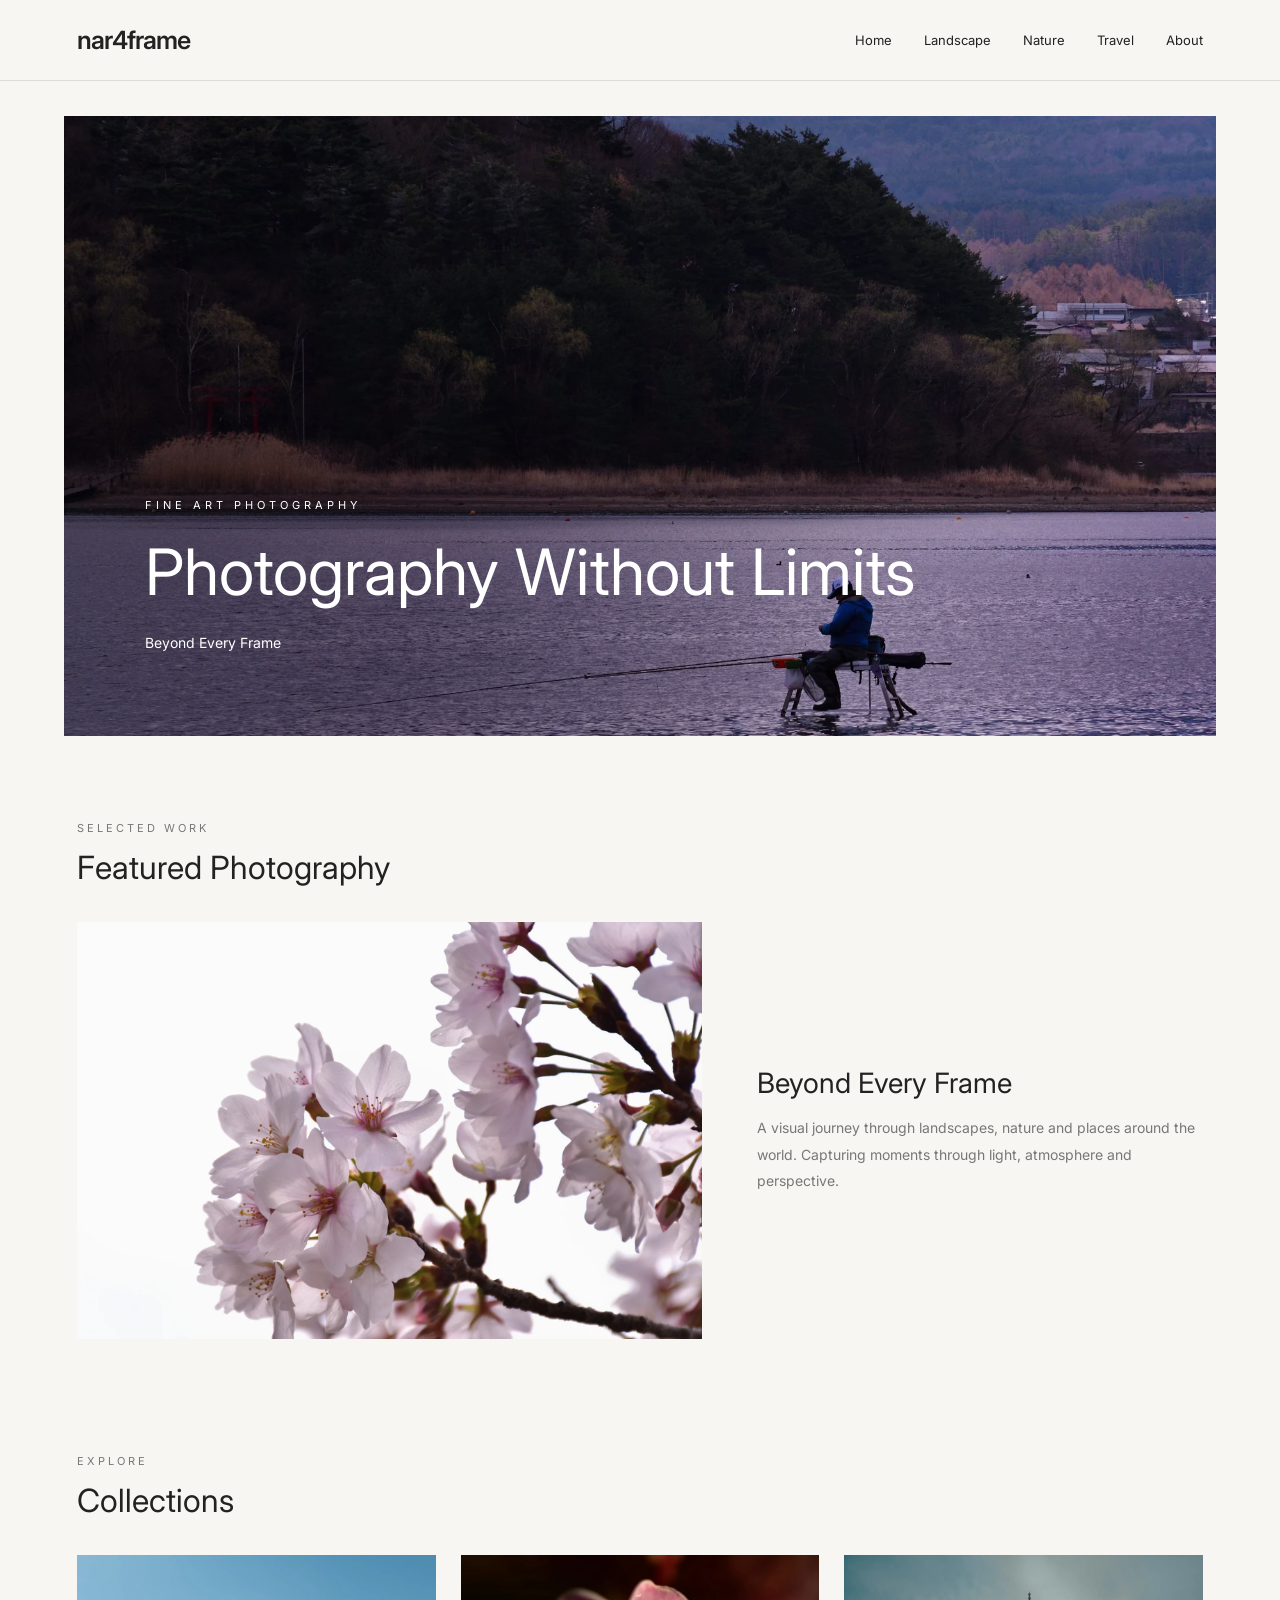
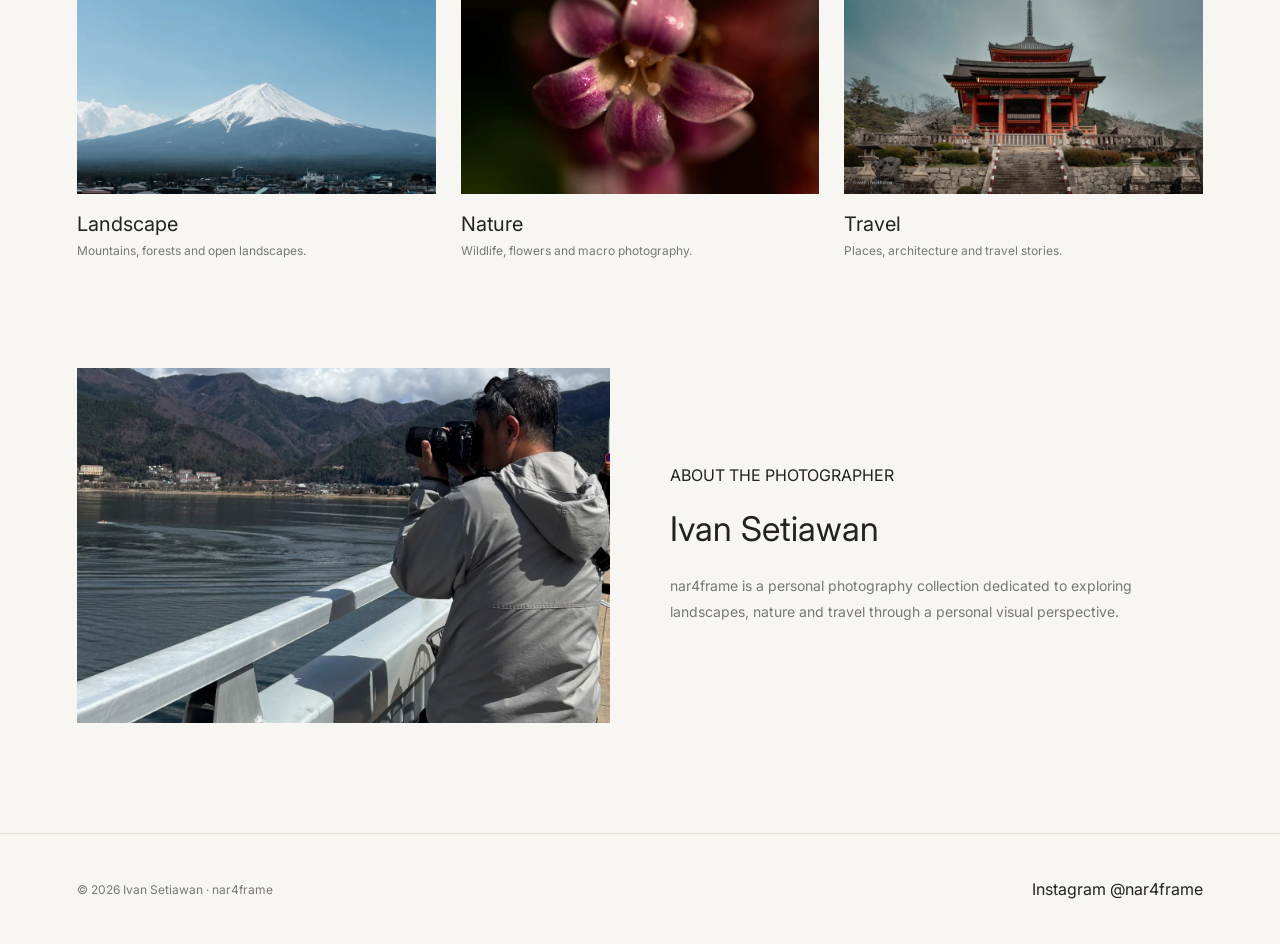
<file: index.html>
<!DOCTYPE html>
<html lang="en">

<head>
<meta charset="UTF-8">
<meta name="viewport" content="width=device-width, initial-scale=1.0">

<title>nar4frame | Fine Art Photography</title>

<meta name="description" content="Fine Art Landscape, Nature and Travel Photography by Ivan Setiawan.">

<meta name="author" content="Ivan Setiawan">
<meta name="theme-color" content="#f7f6f2">

<link rel="canonical" href="https://nar4frame.com/">

<link rel="preconnect" href="https://fonts.googleapis.com">
<link rel="preconnect" href="https://fonts.gstatic.com" crossorigin>

<link href="https://fonts.googleapis.com/css2?family=Inter:wght@300;400;500;600&display=swap" rel="stylesheet">

<style>

:root {
    --background: #f7f6f2;
    --text: #222222;
    --muted: #777777;
    --line: #deddd7;
}

* {
    margin: 0;
    padding: 0;
    box-sizing: border-box;
}

body {
    font-family: 'Inter', sans-serif;
    background: var(--background);
    color: var(--text);
}

a {
    color: inherit;
    text-decoration: none;
}

img {
    display: block;
    width: 100%;
    object-fit: cover;
}

/* HEADER */

header {
    padding: 25px 6%;
    display: flex;
    justify-content: space-between;
    align-items: center;
    border-bottom: 1px solid var(--line);
}

.logo {
    font-size: 25px;
    font-weight: 600;
    letter-spacing: -1px;
}

nav {
    display: flex;
    gap: 32px;
}

nav a {
    font-size: 13px;
    color: var(--text);
}

nav a:hover {
    opacity: .55;
}

/* HERO */

.hero {
    margin: 35px 5% 80px;
    position: relative;
    height: 620px;
    overflow: hidden;
}

.hero img {
    height: 100%;
    object-fit: cover;
}

.hero-overlay {
    position: absolute;
    inset: 0;
    background: linear-gradient(
        90deg,
        rgba(0,0,0,.45),
        rgba(0,0,0,.02)
    );
}

.hero-content {
    position: absolute;
    left: 7%;
    bottom: 13%;
    color: white;
}

.hero-content span {
    font-size: 11px;
    letter-spacing: 4px;
}

.hero-content h1 {
    font-size: clamp(38px, 5vw, 65px);
    font-weight: 400;
    margin: 20px 0;
}

.hero-content p {
    font-size: 14px;
    line-height: 1.8;
}

/* SECTION */

section {
    padding: 0 6%;
    margin-bottom: 110px;
}

.section-heading {
    margin-bottom: 35px;
}

.section-heading span {
    font-size: 11px;
    letter-spacing: 3px;
    color: var(--muted);
    text-transform: uppercase;
}

.section-heading h2 {
    font-size: 32px;
    font-weight: 400;
    margin-top: 12px;
}

/* FEATURED */

.featured {
    display: grid;
    grid-template-columns: 1.4fr 1fr;
    gap: 55px;
    align-items: center;
}

.featured img {
    aspect-ratio: 3 / 2;
}

.featured-info h3 {
    font-size: 28px;
    font-weight: 400;
    margin-bottom: 15px;
}

.featured-info p {
    color: var(--muted);
    font-size: 14px;
    line-height: 1.9;
}

/* COLLECTIONS */

.collections {
    display: grid;
    grid-template-columns: repeat(3, 1fr);
    gap: 25px;
}

.collection img {
    aspect-ratio: 3 / 2;
    transition: .4s ease;
}

.collection {
    overflow: hidden;
}

.collection:hover img {
    transform: scale(1.03);
}

.collection h3 {
    font-size: 20px;
    font-weight: 400;
    margin-top: 18px;
}

.collection p {
    font-size: 12px;
    color: var(--muted);
    margin-top: 7px;
}

/* ABOUT */

.about {
    display: grid;
    grid-template-columns: 1fr 1fr;
    gap: 60px;
    align-items: center;
}

.about img {
    aspect-ratio: 3 / 2;
}

.about h2 {
    font-size: 34px;
    font-weight: 400;
    line-height: 1.4;
    margin: 20px 0;
}

.about p {
    font-size: 14px;
    line-height: 1.9;
    color: var(--muted);
}

/* FOOTER */

footer {
    border-top: 1px solid var(--line);
    padding: 45px 6%;
    display: flex;
    justify-content: space-between;
    align-items: center;
}

footer p {
    font-size: 12px;
    color: var(--muted);
}

/* MOBILE */

@media (max-width: 768px) {

    header {
        padding: 20px 5%;
        flex-wrap: wrap;
        gap: 18px;
    }

    nav {
        gap: 18px;
    }

    nav a {
        font-size: 12px;
    }

    .hero {
        height: 450px;
        margin: 20px 3% 65px;
    }

    .featured,
    .about {
        grid-template-columns: 1fr;
        gap: 25px;
    }

    .collections {
        grid-template-columns: 1fr;
        gap: 35px;
    }

    section {
        margin-bottom: 75px;
    }

    footer {
        flex-direction: column;
        gap: 15px;
        text-align: center;
    }
}

</style>
</head>

<body>

<!-- HEADER -->

<header>

    <a href="index.html" class="logo">nar4frame</a>

    <nav>
        <a href="index.html">Home</a>
        <a href="landscape.html">Landscape</a>
        <a href="nature.html">Nature</a>
        <a href="travel.html">Travel</a>
        <a href="about.html">About</a>
    </nav>

</header>


<!-- HERO -->

<div class="hero">

    <img src="images/hero.webp"
         alt="Fine Art Landscape Photography">

    <div class="hero-overlay"></div>

    <div class="hero-content">

        <span>FINE ART PHOTOGRAPHY</span>

        <h1>Photography Without Limits</h1>

        <p>Beyond Every Frame</p>

    </div>

</div>


<!-- FEATURED -->

<section>

    <div class="section-heading">
        <span>Selected Work</span>
        <h2>Featured Photography</h2>
    </div>

    <div class="featured">

        <img src="images/featured.webp"
             alt="Featured Photography">

        <div class="featured-info">

            <h3>Beyond Every Frame</h3>

            <p>
                A visual journey through landscapes,
                nature and places around the world.
                Capturing moments through light,
                atmosphere and perspective.
            </p>

        </div>

    </div>

</section>


<!-- COLLECTIONS -->

<section>

    <div class="section-heading">
        <span>Explore</span>
        <h2>Collections</h2>
    </div>

    <div class="collections">

        <a href="landscape.html" class="collection">

            <img src="images/landscape.webp"
                 alt="Landscape Photography"
                 loading="lazy">

            <h3>Landscape</h3>
            <p>Mountains, forests and open landscapes.</p>

        </a>

        <a href="nature.html" class="collection">

            <img src="images/nature.webp"
                 alt="Nature Photography"
                 loading="lazy">

            <h3>Nature</h3>
            <p>Wildlife, flowers and macro photography.</p>

        </a>

        <a href="travel.html" class="collection">

            <img src="images/signature.webp"
                 alt="Travel Photography"
                 loading="lazy">

            <h3>Travel</h3>
            <p>Places, architecture and travel stories.</p>

        </a>

    </div>

</section>


<!-- ABOUT -->

<section id="about">

    <div class="about">

        <img src="images/ivan-setiawan.webp"
             alt="Ivan Setiawan"
             loading="lazy">

        <div>

            <span>ABOUT THE PHOTOGRAPHER</span>

            <h2>Ivan Setiawan</h2>

            <p>
                nar4frame is a personal photography
                collection dedicated to exploring
                landscapes, nature and travel
                through a personal visual perspective.
            </p>

        </div>

    </div>

</section>


<!-- FOOTER -->

<footer>

    <p>© 2026 Ivan Setiawan · nar4frame</p>

    <a href="https://www.instagram.com/nar4frame/"
       target="_blank"
       rel="noopener">
       Instagram @nar4frame
    </a>

</footer>

</body>
</html>
</file>
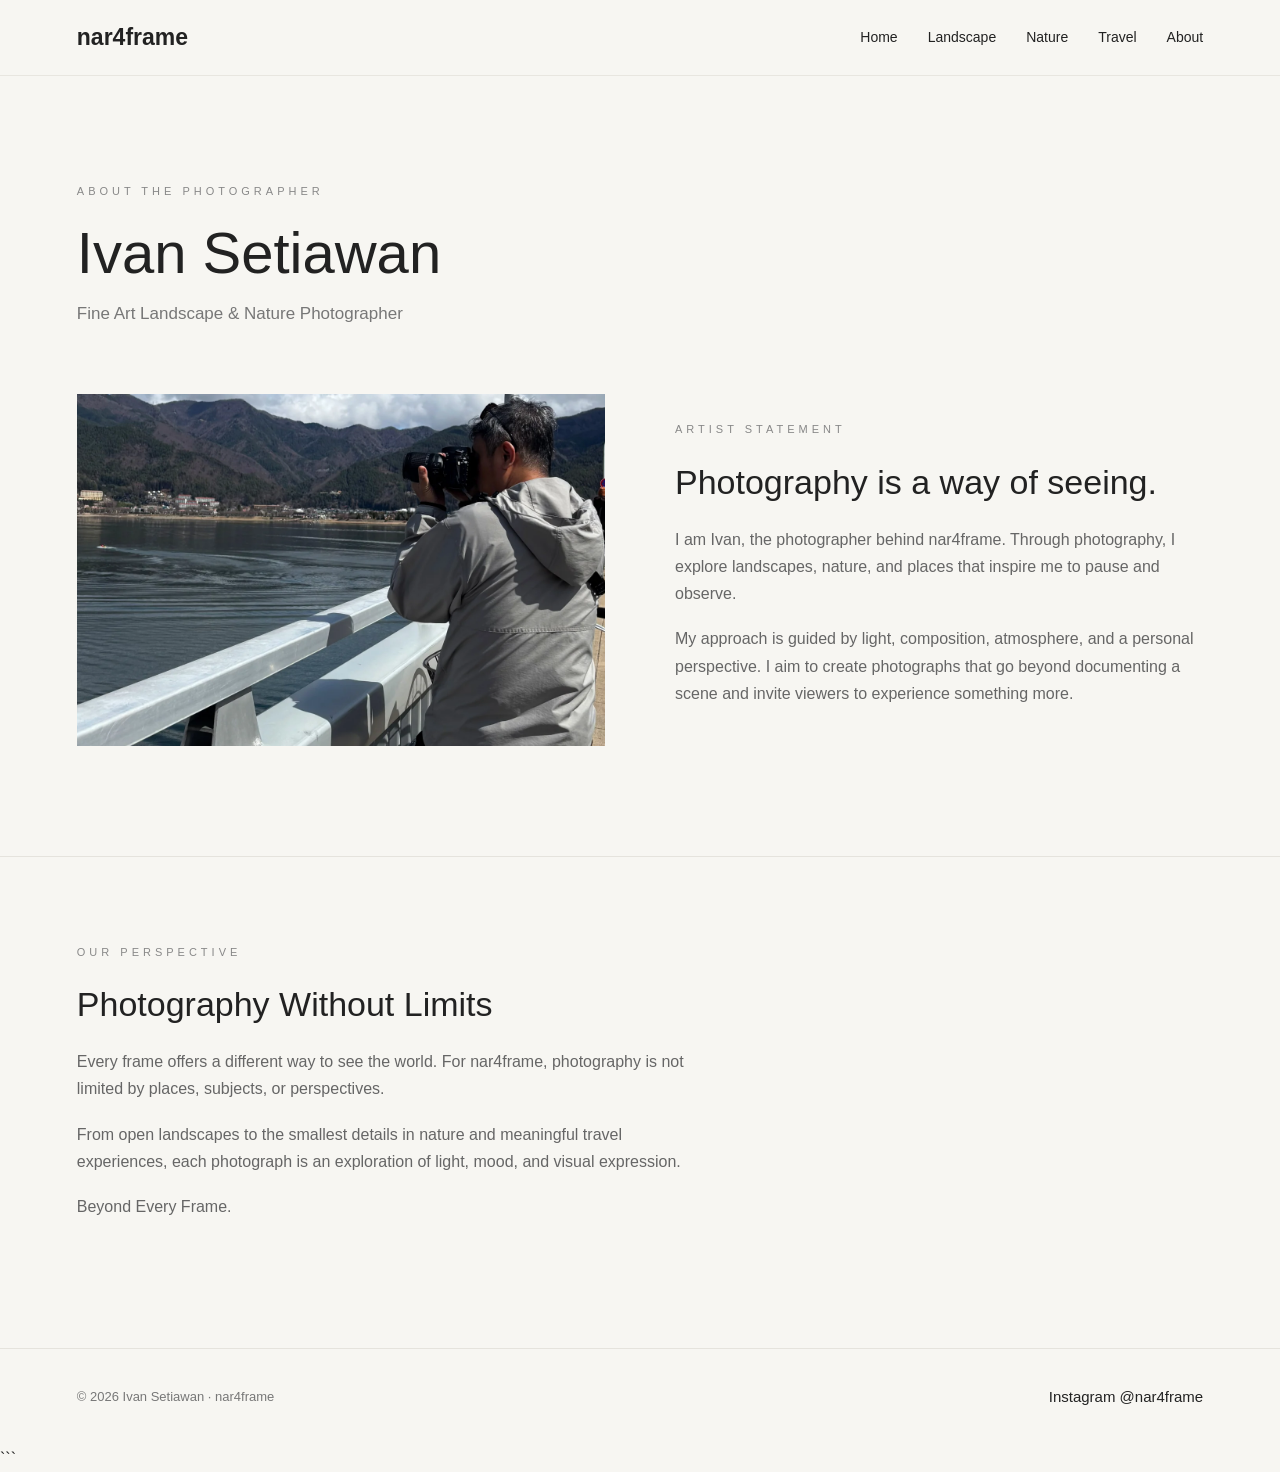
<file: about.html>
<!DOCTYPE html>
<html lang="en">
<head>
    <meta charset="UTF-8">
    <meta name="viewport" content="width=device-width, initial-scale=1.0">

    <title>About | nar4frame</title>
    <meta name="description" content="Meet Ivan Setiawan, the photographer behind nar4frame. Discover his approach to landscape, nature and travel photography.">
    <meta name="author" content="Ivan Setiawan">
    <meta name="theme-color" content="#f7f6f2">

    <link rel="canonical" href="https://nar4frame.com/about.html">
    <link rel="icon" href="favicon.ico" sizes="any">

    <style>
        * {
            margin: 0;
            padding: 0;
            box-sizing: border-box;
        }

        body {
            font-family: Arial, Helvetica, sans-serif;
            background: #f7f6f2;
            color: #222;
            line-height: 1.7;
        }

        a {
            color: inherit;
            text-decoration: none;
        }

        header {
            height: 76px;
            padding: 0 6%;
            display: flex;
            align-items: center;
            justify-content: space-between;
            border-bottom: 1px solid #e8e6e0;
        }

        .logo {
            font-size: 23px;
            font-weight: 700;
        }

        nav {
            display: flex;
            gap: 30px;
            font-size: 14px;
        }

        nav a:hover {
            opacity: .6;
        }

        .container {
            width: 88%;
            max-width: 1400px;
            margin: auto;
        }

        .page-heading {
            padding: 100px 0 65px;
        }

        .eyebrow {
            font-size: 11px;
            letter-spacing: 4px;
            color: #888;
            text-transform: uppercase;
        }

        h1 {
            font-size: clamp(38px, 5vw, 58px);
            font-weight: 400;
            line-height: 1.2;
            margin-top: 15px;
        }

        .subtitle {
            color: #777;
            margin-top: 12px;
            font-size: 17px;
        }

        .artist {
            display: grid;
            grid-template-columns: 1fr 1fr;
            gap: 70px;
            align-items: center;
            padding-bottom: 110px;
        }

        .artist img {
            width: 100%;
            display: block;
            aspect-ratio: 3 / 2;
            object-fit: cover;
        }

        .artist-content h2,
        .philosophy h2 {
            font-size: 34px;
            font-weight: 400;
            line-height: 1.3;
            margin: 18px 0 22px;
        }

        .artist-content p,
        .philosophy p {
            color: #666;
            font-size: 16px;
            margin-bottom: 18px;
            max-width: 620px;
        }

        .philosophy {
            border-top: 1px solid #e5e3dd;
            padding: 80px 0 110px;
        }

        .philosophy-content {
            max-width: 850px;
        }

        footer {
            border-top: 1px solid #e5e3dd;
            padding: 35px 6%;
            display: flex;
            justify-content: space-between;
            align-items: center;
            color: #777;
            font-size: 13px;
        }

        footer a {
            color: #222;
            font-size: 15px;
        }

        @media (max-width: 700px) {
            header {
                height: auto;
                padding: 22px 6%;
                align-items: flex-start;
                gap: 20px;
                flex-direction: column;
            }

            nav {
                width: 100%;
                gap: 18px;
                flex-wrap: wrap;
                font-size: 13px;
            }

            .page-heading {
                padding: 65px 0 45px;
            }

            .artist {
                grid-template-columns: 1fr;
                gap: 35px;
                padding-bottom: 75px;
            }

            .artist-content h2,
            .philosophy h2 {
                font-size: 29px;
            }

            .philosophy {
                padding: 65px 0 75px;
            }

            footer {
                gap: 15px;
                flex-direction: column;
                align-items: flex-start;
            }
        }
    </style>
</head>

<body>

<header>
    <a href="index.html" class="logo">nar4frame</a>

    <nav>
        <a href="index.html">Home</a>
        <a href="landscape.html">Landscape</a>
        <a href="nature.html">Nature</a>
        <a href="travel.html">Travel</a>
        <a href="about.html">About</a>
    </nav>
</header>

<main>

    <section class="page-heading container">
        <span class="eyebrow">About the Photographer</span>
        <h1>Ivan Setiawan</h1>
        <p class="subtitle">Fine Art Landscape &amp; Nature Photographer</p>
    </section>

    <section class="artist container">

        <div>
            <img
                src="images/ivan-setiawan.webp"
                alt="Ivan Setiawan, photographer behind nar4frame"
                loading="lazy">
        </div>

        <div class="artist-content">
            <span class="eyebrow">Artist Statement</span>

            <h2>Photography is a way of seeing.</h2>

            <p>
                I am Ivan, the photographer behind nar4frame.
                Through photography, I explore landscapes, nature,
                and places that inspire me to pause and observe.
            </p>

            <p>
                My approach is guided by light, composition,
                atmosphere, and a personal perspective.
                I aim to create photographs that go beyond
                documenting a scene and invite viewers to
                experience something more.
            </p>
        </div>

    </section>

    <section class="philosophy">
        <div class="container">

            <span class="eyebrow">Our Perspective</span>
            <h2>Photography Without Limits</h2>

            <div class="philosophy-content">
                <p>
                    Every frame offers a different way to see the world.
                    For nar4frame, photography is not limited by places,
                    subjects, or perspectives.
                </p>

                <p>
                    From open landscapes to the smallest details in nature
                    and meaningful travel experiences, each photograph
                    is an exploration of light, mood, and visual expression.
                </p>

                <p>
                    Beyond Every Frame.
                </p>
            </div>

        </div>
    </section>

</main>

<footer>
    <span>© 2026 Ivan Setiawan · nar4frame</span>
    <a href="https://www.instagram.com/nar4frame/" target="_blank" rel="noopener">
        Instagram @nar4frame
    </a>
</footer>

</body>
</html>
```
</file>
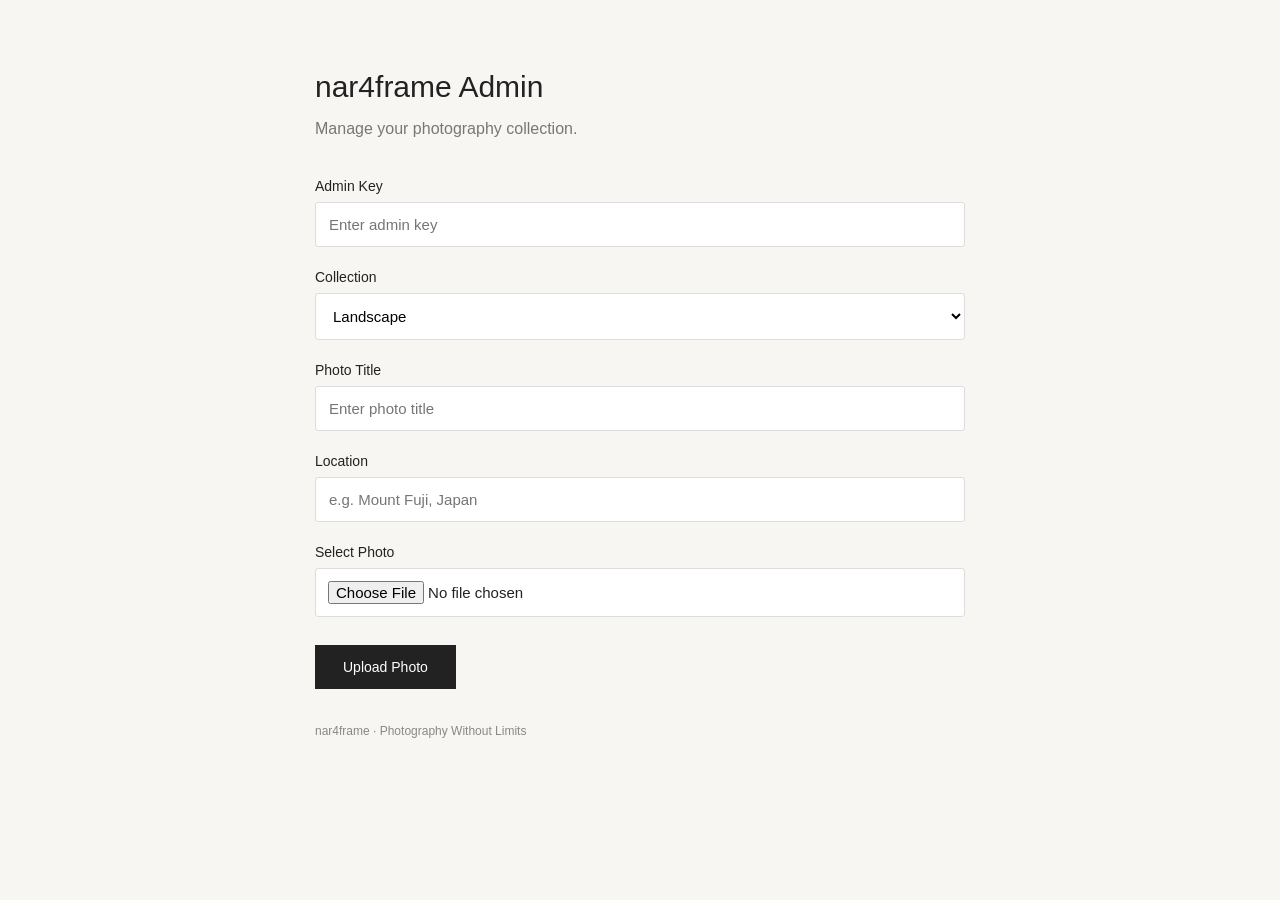
<file: admin.html>
<!DOCTYPE html>
<html lang="en">
<head>
<meta charset="UTF-8">
<meta name="viewport" content="width=device-width, initial-scale=1.0">
<title>Photo Admin | nar4frame</title>

<style>
* {
  box-sizing: border-box;
}

body {
  margin: 0;
  padding: 50px 20px;
  background: #f7f6f2;
  color: #222;
  font-family: Arial, Helvetica, sans-serif;
}

.container {
  max-width: 650px;
  margin: auto;
}

h1 {
  font-size: 30px;
  font-weight: 500;
  margin-bottom: 8px;
}

.subtitle {
  color: #777;
  margin-bottom: 40px;
}

label {
  display: block;
  margin: 22px 0 8px;
  font-size: 14px;
}

input, select, textarea {
  width: 100%;
  padding: 13px;
  border: 1px solid #ddd;
  background: white;
  font-size: 15px;
  border-radius: 3px;
}

input[type="file"] {
  padding: 12px;
}

button {
  margin-top: 28px;
  padding: 14px 28px;
  border: 0;
  background: #222;
  color: white;
  font-size: 14px;
  cursor: pointer;
}

button:disabled {
  opacity: .5;
  cursor: wait;
}

#status {
  margin-top: 20px;
  font-size: 14px;
  line-height: 1.6;
}

.preview {
  display: none;
  width: 100%;
  margin-top: 15px;
}

.preview img {
  width: 100%;
  max-height: 300px;
  object-fit: contain;
  background: #eee;
}

.note {
  margin-top: 35px;
  color: #888;
  font-size: 12px;
}
</style>
</head>

<body>

<div class="container">

  <h1>nar4frame Admin</h1>
  <p class="subtitle">Manage your photography collection.</p>

  <form id="uploadForm">

    <label>Admin Key</label>
    <input
      type="password"
      id="adminKey"
      required
      autocomplete="off"
      placeholder="Enter admin key"
    >

    <label>Collection</label>
    <select id="category" required>
      <option value="landscape">Landscape</option>
      <option value="nature">Nature</option>
      <option value="travel">Travel</option>
    </select>

    <label>Photo Title</label>
    <input
      type="text"
      id="title"
      required
      placeholder="Enter photo title"
    >

    <label>Location</label>
    <input
      type="text"
      id="location"
      placeholder="e.g. Mount Fuji, Japan"
    >

    <label>Select Photo</label>
    <input
      type="file"
      id="photo"
      accept="image/jpeg,image/png,image/webp"
      required
    >

    <div class="preview" id="preview">
      <img id="previewImage" alt="Photo preview">
    </div>

    <button type="submit" id="submitButton">
      Upload Photo
    </button>

  </form>

  <div id="status"></div>

  <p class="note">
    nar4frame · Photography Without Limits
  </p>

</div>

<script>
const form = document.getElementById("uploadForm");
const photoInput = document.getElementById("photo");
const statusBox = document.getElementById("status");
const submitButton = document.getElementById("submitButton");

photoInput.addEventListener("change", () => {
  const file = photoInput.files[0];

  if (!file) return;

  const previewURL = URL.createObjectURL(file);

  document.getElementById("previewImage").src = previewURL;
  document.getElementById("preview").style.display = "block";
});

form.addEventListener("submit", async (event) => {
  event.preventDefault();

  const file = photoInput.files[0];

  if (!file) return;

  if (file.size > 8 * 1024 * 1024) {
    statusBox.textContent = "Please use an image smaller than 8 MB.";
    return;
  }

  submitButton.disabled = true;
  submitButton.textContent = "Uploading...";
  statusBox.textContent = "Please wait...";

  try {
    const base64 = await new Promise((resolve, reject) => {
      const reader = new FileReader();

      reader.onload = () => {
        resolve(reader.result.split(",")[1]);
      };

      reader.onerror = reject;
      reader.readAsDataURL(file);
    });

    const extension = file.name.split(".").pop().toLowerCase();
    const safeTitle = document.getElementById("title").value
      .trim()
      .toLowerCase()
      .replace(/[^a-z0-9]+/g, "-")
      .replace(/^-|-$/g, "");

    const imageName = `${Date.now()}-${safeTitle}.${extension}`;

    const response = await fetch("/api/photos", {
      method: "POST",
      headers: {
        "Content-Type": "application/json",
        "X-Admin-Key": document.getElementById("adminKey").value
      },
      body: JSON.stringify({
        category: document.getElementById("category").value,
        title: document.getElementById("title").value.trim(),
        location: document.getElementById("location").value.trim(),
        imageName,
        imageBase64: base64
      })
    });

    const result = await response.json();

    if (!response.ok) {
      throw new Error(result.error || "Upload failed.");
    }

    statusBox.textContent = "Photo uploaded successfully!";
    form.reset();
    document.getElementById("preview").style.display = "none";

  } catch (error) {
    statusBox.textContent = "Error: " + error.message;
  }

  submitButton.disabled = false;
  submitButton.textContent = "Upload Photo";
});
</script>

</body>
</html>
</file>
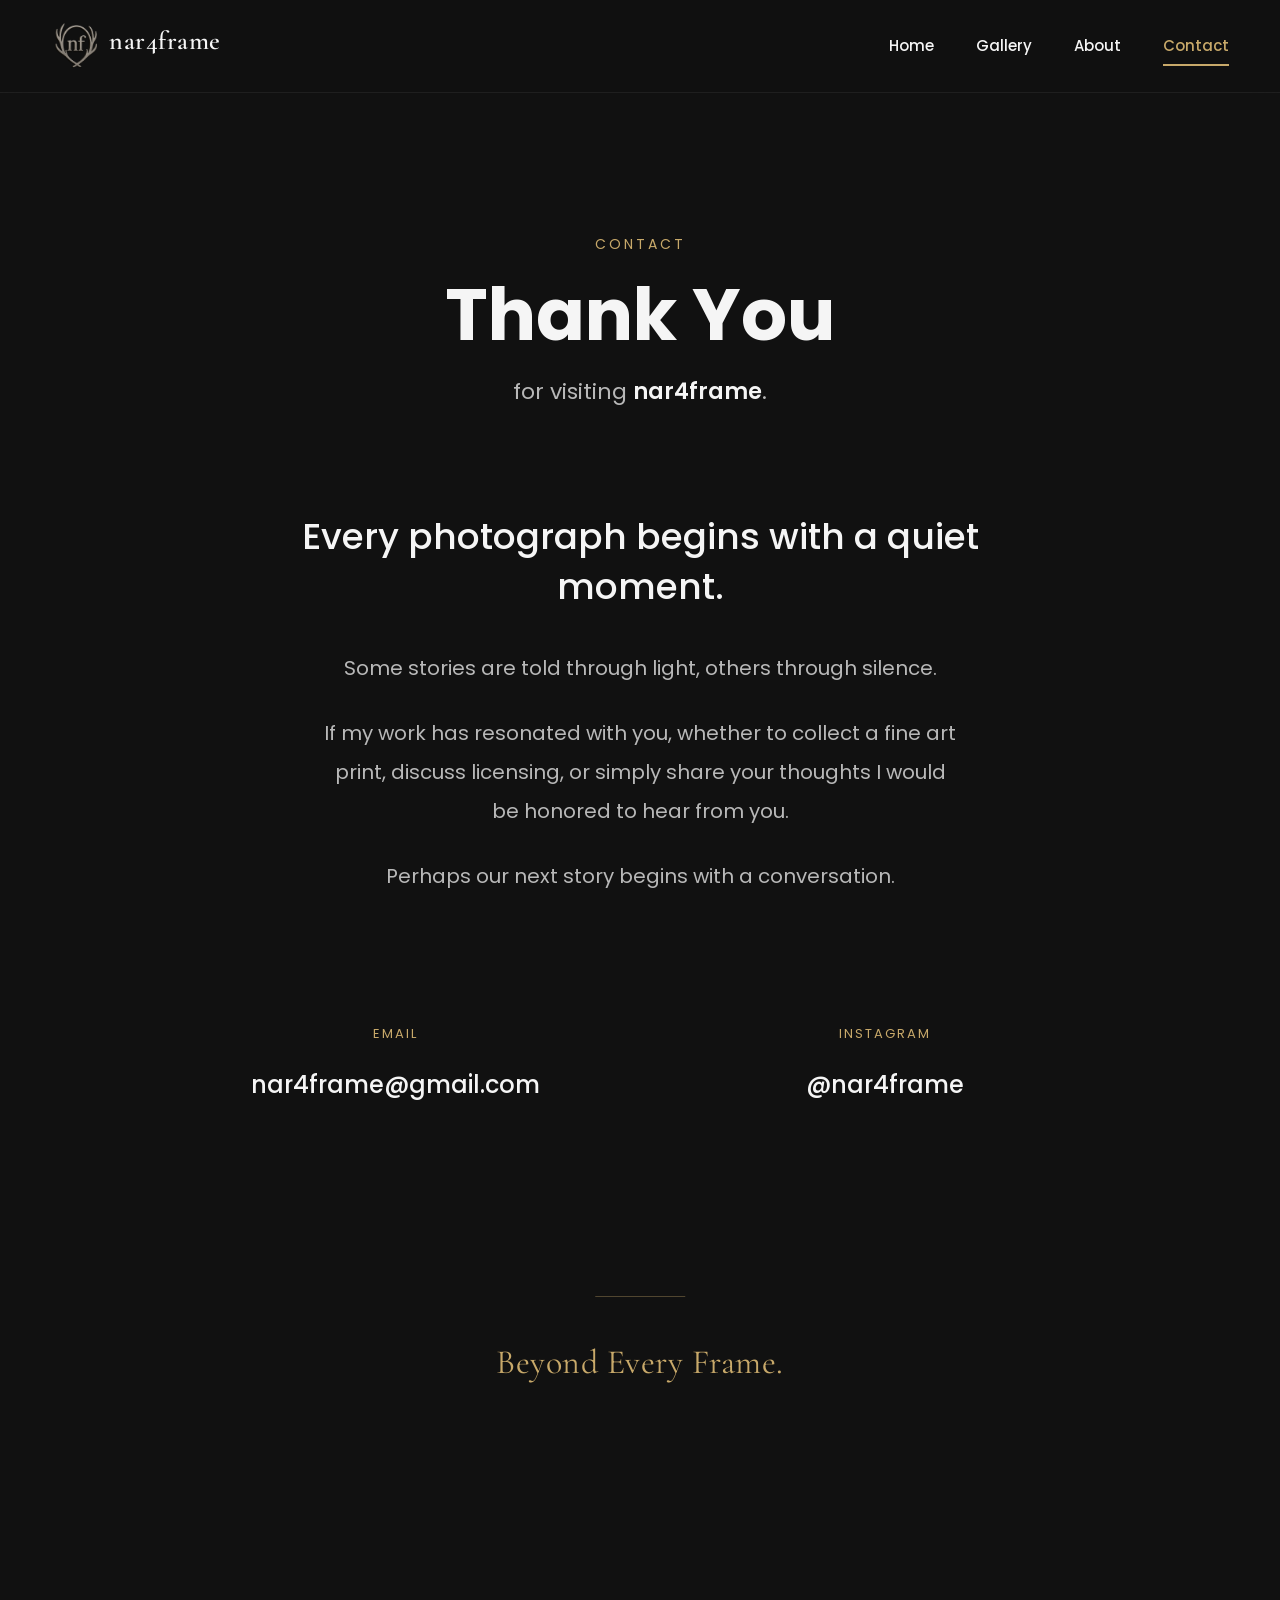
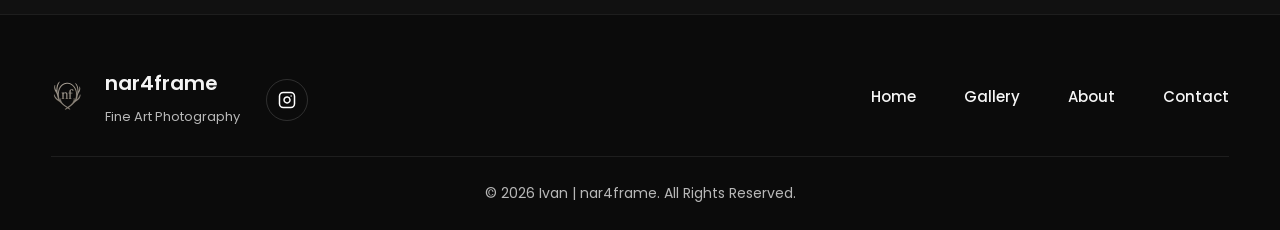
<file: contact.html>
<!DOCTYPE html>
<html lang="en">

<head>

    <meta charset="UTF-8">

    <meta name="viewport" content="width=device-width, initial-scale=1.0">

    <title>Contact | nar4frame</title>

    <meta name="description"
      content="Get in touch with Ivan Setiawan of nar4frame for fine art photography inquiries, collaborations, and print requests.">

    <meta name="author"
      content="Ivan Setiawan">

    <meta name="robots"
      content="index, follow">

    <meta name="theme-color"
      content="#111111">

    <link rel="canonical"
      href="https://nar4frame.com/contact.html">

    <!-- Favicon -->
    <link rel="icon" href="favicon.ico" sizes="any">

    <link rel="icon"
      type="image/png"
      sizes="32x32"
      href="favicon-32x32.png">

    <link rel="icon"
      type="image/png"
      sizes="16x16"
      href="favicon-16x16.png">

    <link rel="apple-touch-icon"
      sizes="180x180"
      href="apple-touch-icon.png">

    <link rel="manifest"
      href="site.webmanifest">

    <!-- Open Graph -->
    <meta property="og:type"
      content="website">

    <meta property="og:title"
      content="Contact | nar4frame">

    <meta property="og:description"
      content="Get in touch with nar4frame for collaborations, print requests, and photography inquiries.">

    <meta property="og:url"
      content="https://nar4frame.com/contact.html">

    <meta property="og:site_name"
      content="nar4frame">

    <meta property="og:image"
      content="https://nar4frame.com/images/og-image.jpg">

    <meta property="og:image:width"
      content="1200">

    <meta property="og:image:height"
      content="630">

    <meta property="og:image:type"
      content="image/jpeg">

    <meta property="og:locale"
      content="en_US">

    <!-- Twitter -->
    <meta name="twitter:card"
      content="summary_large_image">

    <meta name="twitter:title"
      content="Contact | nar4frame">

    <meta name="twitter:description"
      content="Get in touch with nar4frame for collaborations, print requests, and photography inquiries.">

    <meta name="twitter:image"
      content="https://nar4frame.com/images/og-image.jpg">

    <meta name="twitter:image:alt"
      content="Fine Art Photography by nar4frame">

    <!-- Fonts -->
    <link rel="preconnect" href="https://fonts.googleapis.com">

    <link rel="preconnect"
      href="https://fonts.gstatic.com"
      crossorigin>

    <link href="https://fonts.googleapis.com/css2?family=Poppins:wght@300;400;500;600;700&display=swap"
      rel="stylesheet">

    <link href="https://fonts.googleapis.com/css2?family=Cormorant+Garamond:wght@500;600&display=swap"
      rel="stylesheet">

    <!-- CSS -->
    <link rel="stylesheet"
      href="css/style.css">


</head>

<body>

    <div id="header"></div>

    <main>

    <!-- ===================================================
         CONTACT HERO
    =================================================== -->

    <section id="contact-hero">

        <div class="container">

            <div class="section-heading">

                <span>Contact</span>

                <h1>Thank You</h1>

                <p>for visiting <strong>nar4frame</strong>.</p>

            </div>

        </div>

    </section>

    <!-- ===================================================
         MESSAGE
    =================================================== -->

    <section id="contact-message">

        <div class="container">

            <div class="contact-content">

                <p>

                    Every photograph begins with a quiet moment.

                </p>

                <p>

                    Some stories are told through light,
                    others through silence.

                </p>

                <p>

                    If my work has resonated with you, whether to
                    collect a fine art print, discuss licensing,
                    or simply share your thoughts
                    I would be honored to hear from you.

                </p>

                <p>

                    Perhaps our next story begins with a conversation.

                </p>

            </div>

        </div>

    </section>

    <!-- ===================================================
         CONTACT DETAILS
    =================================================== -->

    <section id="contact-details">

        <div class="container">

            <div class="contact-grid">

                <div class="contact-item">

                    <span>Email</span>

                    <a href="mailto:nar4frame@gmail.com">

                        nar4frame@gmail.com

                    </a>

                </div>

                <div class="contact-item">

                    <span>Instagram</span>

                    <a href="https://www.instagram.com/nar4frame/"
                        target="_blank"
                        rel="noopener noreferrer">
                        @nar4frame
                    </a>

                </div>

            </div>

        </div>

    </section>

    <!-- ===================================================
         CLOSING
    =================================================== -->

    <section id="contact-closing">

        <div class="container">

            <p>

                Beyond Every Frame.

            </p>

        </div>

    </section>

</main>


    <div id="footer"></div>

    <script src="js/components.js"></script>
    <script src="js/script.js"></script>

</body>

</html>
</file>
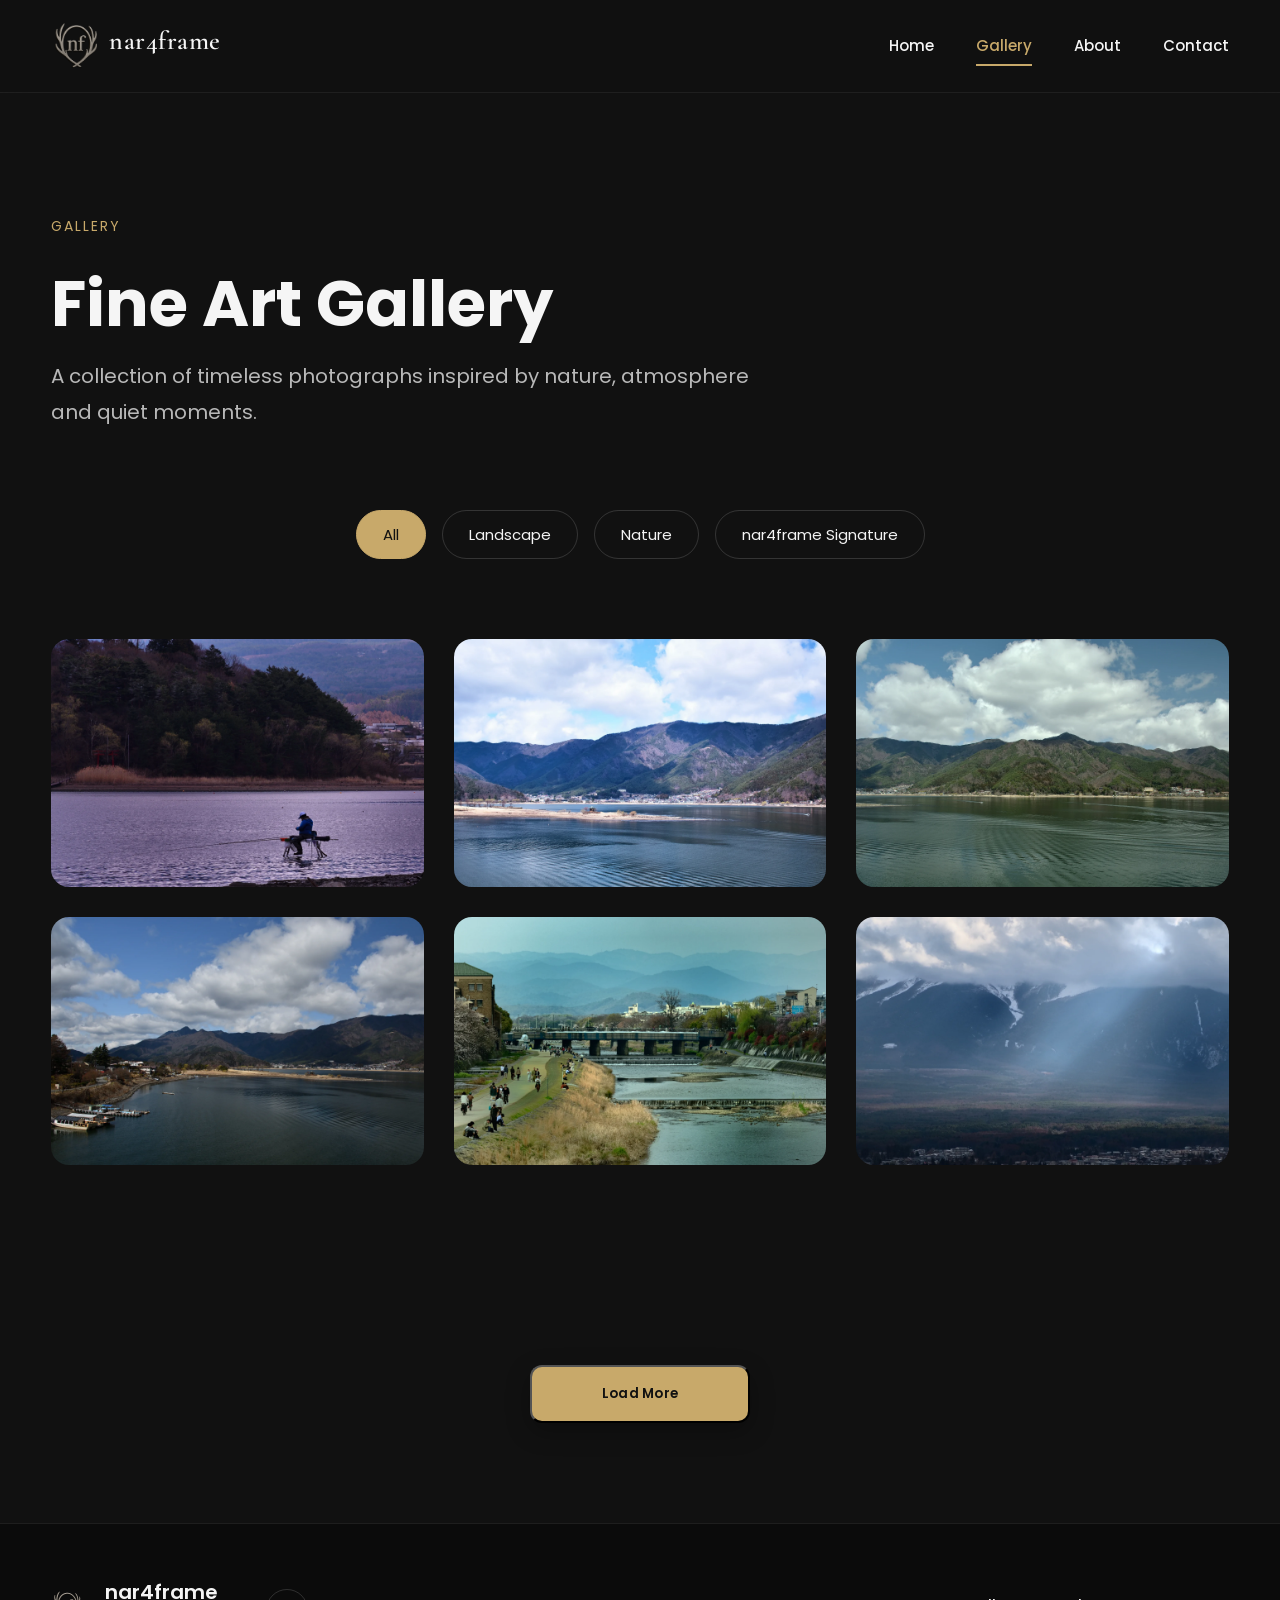
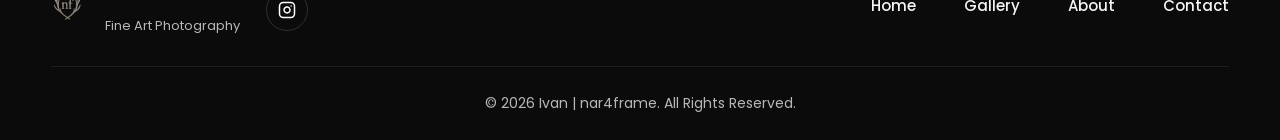
<file: gallery.html>
<!DOCTYPE html>
<html lang="en">

<head>

    <meta charset="UTF-8">

    <meta name="viewport" content="width=device-width, initial-scale=1.0">

    <title>Gallery | nar4frame</title>

    <meta name="description"
      content="Explore the Fine Art Photography Gallery by nar4frame, featuring landscape, nature, scenic, and macro photography.">

    <meta name="author"
      content="Ivan Setiawan">

    <meta name="robots"
      content="index, follow">

    <meta name="theme-color"
      content="#111111">

    <link rel="canonical"
      href="https://nar4frame.com/gallery.html">

    <!-- Favicon -->
    <link rel="icon" href="favicon.ico" sizes="any">

    <link rel="icon"
      type="image/png"
      sizes="32x32"
      href="favicon-32x32.png">

    <link rel="icon"
      type="image/png"
      sizes="16x16"
      href="favicon-16x16.png">

    <link rel="apple-touch-icon"
      sizes="180x180"
      href="apple-touch-icon.png">

    <link rel="manifest"
      href="site.webmanifest">

    <!-- Open Graph -->
    <meta property="og:type"
      content="website">

    <meta property="og:title"
      content="Gallery | nar4frame">

    <meta property="og:description"
      content="Explore the Fine Art Photography Gallery by nar4frame.">

    <meta property="og:url"
      content="https://nar4frame.com/gallery.html">

    <meta property="og:site_name"
      content="nar4frame">

    <meta property="og:image"
      content="https://nar4frame.com/images/og-image.jpg">

    <meta property="og:image:width"
      content="1200">

    <meta property="og:image:height"
      content="630">

    <meta property="og:image:type"
      content="image/jpeg">

    <meta property="og:locale"
      content="en_US">

    <!-- Twitter -->
    <meta name="twitter:card"
      content="summary_large_image">

    <meta name="twitter:title"
      content="Gallery | nar4frame">

    <meta name="twitter:description"
      content="Explore the Fine Art Photography Gallery by nar4frame.">

    <meta name="twitter:image"
      content="https://nar4frame.com/images/og-image.jpg">

    <meta name="twitter:image:alt"
      content="Fine Art Photography Gallery by nar4frame">

    <link rel="preconnect" href="https://fonts.googleapis.com">

    <link rel="preconnect"
      href="https://fonts.gstatic.com"
      crossorigin>

    <link href="https://fonts.googleapis.com/css2?family=Poppins:wght@300;400;500;600;700&display=swap"
      rel="stylesheet">

    <link href="https://fonts.googleapis.com/css2?family=Cormorant+Garamond:wght@500;600&display=swap"
      rel="stylesheet">

    <link rel="stylesheet"
      href="css/style.css">

</head>

<body>

<div id="header"></div>

<main>

<!-- ===================================================
     GALLERY HERO
=================================================== -->

<section id="gallery-hero">

    <div class="container">

        <span class="section-label">

            Gallery

        </span>

        <h1>

            Fine Art Gallery

        </h1>

        <p>

            A collection of timeless photographs inspired by
            nature, atmosphere and quiet moments.

        </p>

    </div>

</section>

<!-- ===================================================
     FILTER
=================================================== -->

<section id="gallery-filter">

    <div class="container">

        <div class="filter-menu">

            <button class="active">All</button>

            <button>Landscape</button>

            <button>Nature</button>

            <button>nar4frame Signature</button>

        </div>

    </div>

</section>

<!-- ===================================================
     GALLERY GRID
=================================================== -->

<section id="gallery-grid">

    <div class="container">

        <div class="gallery-grid">

            <!-- Landscape -->

            <a href="artwork.html?id=landscape-001" class="gallery-item landscape">

                <img src="images/gallery/landscape/landscape-001.webp"
                      alt="Landscape">

                <div class="image-protection"></div>

            </a>

            <a href="artwork.html?id=landscape-002"
               class="gallery-item landscape">

                <img src="images/gallery/landscape/landscape-002.webp"
                     alt="Landscape">

            </a>

            <a href="artwork.html?id=landscape-003"
               class="gallery-item landscape">

                <img src="images/gallery/landscape/landscape-003.webp"
                     alt="Landscape">

            </a>

            <a href="artwork.html?id=landscape-004"
               class="gallery-item landscape">

                <img src="images/gallery/landscape/landscape-004.webp"
                     alt="Landscape">

            </a>

            <a href="artwork.html?id=landscape-005"
               class="gallery-item landscape">

                <img src="images/gallery/landscape/landscape-005.webp"
                     alt="Landscape">

            </a>

            <a href="artwork.html?id=landscape-006"
               class="gallery-item landscape">

                <img src="images/gallery/landscape/landscape-006.webp"
                     alt="Landscape">

            </a>

            <a href="artwork.html?id=landscape-007"
               class="gallery-item landscape">

                <img src="images/gallery/landscape/landscape-007.webp"
                     alt="Landscape">

            </a>

            <a href="artwork.html?id=landscape-008"
               class="gallery-item landscape">

                <img src="images/gallery/landscape/landscape-008.webp"
                     alt="Landscape">

            </a>

            <a href="artwork.html?id=landscape-009"
               class="gallery-item landscape">

                <img src="images/gallery/landscape/landscape-009.webp"
                     alt="Landscape">

            </a>

            <a href="artwork.html?id=landscape-010"
               class="gallery-item landscape">

                <img src="images/gallery/landscape/landscape-010.webp"
                     alt="Landscape">

            </a>

            <a href="artwork.html?id=landscape-011"
               class="gallery-item landscape">

                <img src="images/gallery/landscape/landscape-011.webp"
                     alt="Landscape">

            </a>

            <a href="artwork.html?id=landscape-012"
               class="gallery-item landscape">

                <img src="images/gallery/landscape/landscape-012.webp"
                     alt="Landscape">

            </a>



            <!-- Nature -->

            <a href="artwork.html?id=nature-001"
               class="gallery-item nature">

                <img src="images/gallery/nature/nature-001.webp"
                     alt="Nature">

            </a>

            <a href="artwork.html?id=nature-002"
               class="gallery-item nature">

                <img src="images/gallery/nature/nature-002.webp"
                     alt="Nature">

            </a>

            <a href="artwork.html?id=nature-003"
               class="gallery-item nature">

                <img src="images/gallery/nature/nature-003.webp"
                     alt="Nature">

            </a>

            <a href="artwork.html?id=nature-004"
               class="gallery-item nature">

                <img src="images/gallery/nature/nature-004.webp"
                     alt="Nature">

            </a>

            <a href="artwork.html?id=nature-005"
               class="gallery-item nature">

                <img src="images/gallery/nature/nature-005.webp"
                     alt="Nature">

            </a>

            <a href="artwork.html?id=nature-006"
               class="gallery-item nature">

                <img src="images/gallery/nature/nature-006.webp"
                     alt="Nature">

            </a>

            <a href="artwork.html?id=nature-007"
               class="gallery-item nature">

                <img src="images/gallery/nature/nature-007.webp"
                     alt="Nature">

            </a>

            <a href="artwork.html?id=nature-008"
               class="gallery-item nature">

                <img src="images/gallery/nature/nature-008.webp"
                     alt="Nature">

            </a>



            <!-- nar4frame signature -->

            <a href="artwork.html?id=nar4frame signature-001"
                class="gallery-item signature">

                <img src="images/gallery/nar4frame signature/nar4frame signature-001.webp"
                    alt="nar4frame Signature">

            </a>

            <a href="artwork.html?id=nar4frame signature-002"
                class="gallery-item signature">

                <img src="images/gallery/nar4frame signature/nar4frame signature-002.webp"
                    alt="nar4frame Signature">

            </a>

            <a href="artwork.html?id=nar4frame signature-003"
                class="gallery-item signature">

                <img src="images/gallery/nar4frame signature/nar4frame signature-003.webp"
                    alt="nar4frame Signature">

            </a>

            <a href="artwork.html?id=nar4frame signature-004"
                class="gallery-item signature">

                <img src="images/gallery/nar4frame signature/nar4frame signature-004.webp"
                    alt="nar4frame Signature">

            </a>

            <a href="artwork.html?id=nar4frame signature-005"
                class="gallery-item signature">

                <img src="images/gallery/nar4frame signature/nar4frame signature-005.webp"
                    alt="nar4frame Signature">

            </a>

            <a href="artwork.html?id=nar4frame signature-006"
                class="gallery-item signature">

                <img src="images/gallery/nar4frame signature/nar4frame signature-006.webp"
                    alt="nar4frame Signature">

            </a>

            <a href="artwork.html?id=nar4frame signature-007"
                class="gallery-item signature">

                <img src="images/gallery/nar4frame signature/nar4frame signature-007.webp"
                    alt="nar4frame Signature">

            </a>

            <a href="artwork.html?id=nar4frame signature-008"
                class="gallery-item signature">

                <img src="images/gallery/nar4frame signature/nar4frame signature-008.webp"
                    alt="nar4frame Signature">

            </a>

            <a href="artwork.html?id=nar4frame signature-009"
                class="gallery-item signature">

                <img src="images/gallery/nar4frame signature/nar4frame signature-009.webp"
                    alt="nar4frame Signature">

            </a>

            <a href="artwork.html?id=nar4frame signature-010"
                class="gallery-item signature">

                <img src="images/gallery/nar4frame signature/nar4frame signature-010.webp"
                    alt="nar4frame Signature">

            </a>

            <a href="artwork.html?id=nar4frame signature-011"
                class="gallery-item signature">

                <img src="images/gallery/nar4frame signature/nar4frame signature-011.webp"
                    alt="nar4frame Signature">

            </a>

            <a href="artwork.html?id=nar4frame signature-012"
                class="gallery-item signature">

                <img src="images/gallery/nar4frame signature/nar4frame signature-012.webp"
                    alt="nar4frame Signature">

            </a>

            <a href="artwork.html?id=nar4frame signature-013"
                class="gallery-item signature">

                <img src="images/gallery/nar4frame signature/nar4frame signature-013.webp"
                    alt="nar4frame Signature">

            </a>

            <a href="artwork.html?id=nar4frame signature-014"
                class="gallery-item signature">

                <img src="images/gallery/nar4frame signature/nar4frame signature-014.webp"
                    alt="nar4frame Signature">

            </a>
                          
        </div>

    </div>

</section>

<!-- ===================================================
     LOAD MORE
=================================================== -->

<section id="load-more">

    <div class="container">

        <button class="btn">

            Load More

        </button>

    </div>

</section>

</main>

<div id="footer"></div>

<script src="js/components.js"></script>
<script src="js/script.js"></script>

</body>

</html>
</file>
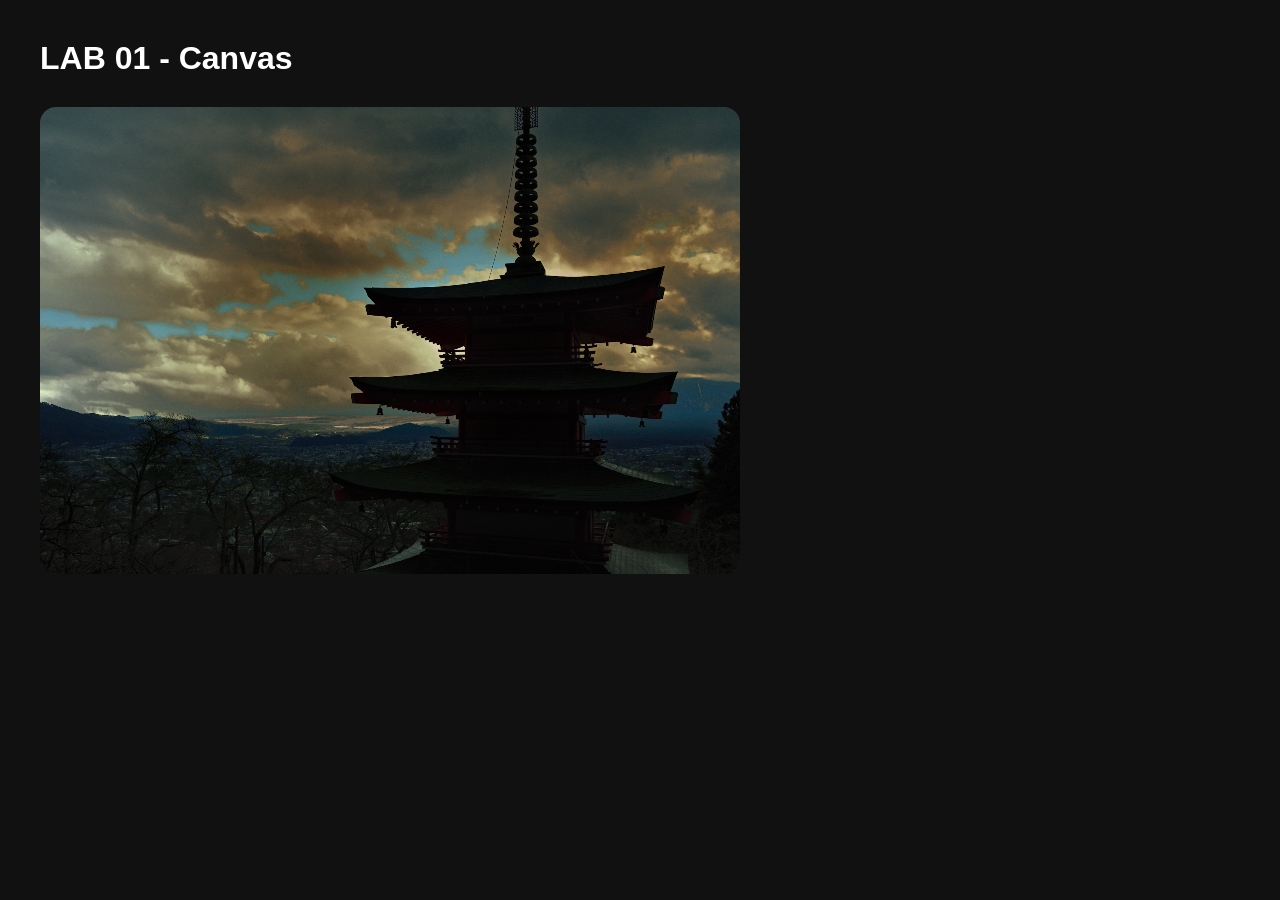
<file: test-01-canvas.html>
<!DOCTYPE html>
<html lang="en">

<head>

<meta charset="UTF-8">

<meta name="viewport" content="width=device-width, initial-scale=1.0">

<title>Canvas Test</title>

<style>

*{

    margin:0;
    padding:0;
    box-sizing:border-box;

}

body{

    background:#111;
    color:#fff;
    font-family:Arial,sans-serif;
    padding:40px;

}

h1{

    margin-bottom:30px;

}

canvas{

    display:block;
    width:700px;
    max-width:100%;
    height:auto;
    border-radius:16px;

}

html,
body,
canvas,
h1{

    -webkit-user-select:none;
    user-select:none;

    -webkit-touch-callout:none;

}

</style>

</head>

<body>

<h1>LAB 01 - Canvas</h1>

<canvas id="canvas"></canvas>

<script>

const canvas = document.getElementById("canvas");
const ctx = canvas.getContext("2d");

const img = new Image();

img.src = "images/DSC_0235.jpg";

img.onload = () => {

    canvas.width = img.width;
    canvas.height = img.height;

    ctx.drawImage(img,0,0);

};

</script>

</body>

</html>
</file>
<file: css/style.css>
/* ======================================================
   RESET
====================================================== */

*,
*::before,
*::after{
    margin:0;
    padding:0;
    box-sizing:border-box;
}

html{
    scroll-behavior:smooth;
}

body{
    font-family:'Poppins',sans-serif;
    background:#111111;
    color:#F5F5F5;
    line-height:1.8;
    overflow-x:hidden;
}

main{

    padding-top:92px;

}

img{

    display:block;
    width:100%;
    height:auto;

    -webkit-user-drag:none;
    -webkit-touch-callout:none;

    user-select:none;
    -webkit-user-select:none;
    -moz-user-select:none;
    -ms-user-select:none;

    -webkit-tap-highlight-color:transparent;

}

a{
    color:inherit;
    text-decoration:none;
}

ul{
    list-style:none;
}

button,
input{
    font-family:inherit;
}


/* ======================================================
   ROOT
====================================================== */

:root{

    --bg:#111111;
    --bg-secondary:#1A1A1A;

    --text:#F5F5F5;
    --text-light:#B8B8B8;

    --gold:#C8A96A;

    --border:rgba(255,255,255,.08);

    --radius:16px;

    --shadow:0 20px 50px rgba(0,0,0,.25);

    --transition:.35s ease;

    --container:1280px;

}


/* ======================================================
   TYPOGRAPHY
====================================================== */

h1{

    font-size:72px;
    font-weight:700;
    line-height:1.15;

}

h2{

    font-size:42px;
    font-weight:600;
    margin-bottom:20px;

}

h3{

    font-size:24px;
    font-weight:600;

}

p{

    font-size:18px;
    color:var(--text-light);

}

.section-label{

    color:var(--gold);

    font-size:14px;

    letter-spacing:2px;

    text-transform:uppercase;

    margin-bottom:12px;

    display:inline-block;

}


/* ======================================================
   CONTAINER
====================================================== */

.container{

    width:min(92%, var(--container));

    margin-inline:auto;

}


/* ======================================================
   SECTION
====================================================== */

section{

    padding:120px 0;

}

.section-heading{

    text-align:center;

    margin-bottom:70px;

}

.section-heading span{

    color:var(--gold);

    letter-spacing:2px;

    text-transform:uppercase;

    font-size:14px;

    display:block;

    margin-bottom:12px;

}


/* ======================================================
   BUTTON
====================================================== */

.btn{

    display:inline-flex;

    align-items:center;

    justify-content:center;

    min-width:220px;

    height:58px;

    padding:0 36px;

    border-radius:12px;

    background:var(--gold);

    color:#111111;

    font-weight:600;

    letter-spacing:.3px;

    box-shadow:
        0 8px 24px rgba(0,0,0,.28);

    transition:
        transform .25s ease,
        box-shadow .25s ease,
        background-color .25s ease;

}

.btn:hover{

    transform:translateY(-2px);

    box-shadow:
        0 14px 34px rgba(0,0,0,.35);

    filter:brightness(1.03);

}

.text-link{

    color:var(--gold);

    font-weight:600;

    transition:var(--transition);

}

.text-link:hover{

    opacity:.8;

}

.btn:active{

    transform:translateY(0);

    box-shadow:
        0 6px 16px rgba(0,0,0,.25);

}

/* ======================================================
   HEADER
====================================================== */

header{

    position:fixed;

    top:0;

    left:0;

    width:100%;

    z-index:1000;

    background:rgba(17,17,17,.30);

    backdrop-filter:blur(16px);

    border-bottom:1px solid rgba(255,255,255,.06);

    padding:1px 0;

}

header .container{

    height:90px;

    display:flex;

    align-items:center;

    justify-content:space-between;

    gap:40px;

}

/* ======================================================
   HERO
====================================================== */

#hero{

    position:relative;

    height:92vh;

    min-height:650px;

    overflow:hidden;

    padding:0;

}

.hero-image{

    position:absolute;

    inset:0;

}

.hero-image img{

    width:100%;

    height:100%;

    object-fit:cover;

}

.hero-overlay{

    position:absolute;

    inset:0;

    background:linear-gradient(
        rgba(0,0,0,.12),
        rgba(0,0,0,.32)
    );

}

.hero-content{

    position:relative;

    z-index:2;

    height:100%;

    display:flex;

    flex-direction:column;

    justify-content:center;

    align-items:flex-start;

    max-width:680px;

    top:-30px;

}

.hero-label{

    color:var(--gold);

    letter-spacing:3px;

    text-transform:uppercase;

    font-size:15px;

    margin-bottom:18px;

}

.hero-content h1{

    margin-bottom:24px;

}

.hero-content p{

    max-width:620px;

    margin-bottom:42px;

    font-size:20px;

}

/* ======================================================
   FEATURED
====================================================== */

#featured{

    background:var(--bg);

}

.featured-card{

    display:grid;

    grid-template-columns:1.35fr .95fr;

    gap:90px;

    align-items:center;

}

.featured-image{

    overflow:hidden;

    border-radius:var(--radius);

    box-shadow:var(--shadow);

}

.featured-image img{

    transition:.8s;

}

.featured-image:hover img{

    transform:scale(1.02);

}

.featured-meta{

    display:flex;

    align-items:center;

    gap:14px;

    margin-bottom:18px;

    color:var(--gold);

    font-size:14px;

    letter-spacing:1px;

}

.featured-info h3{

    font-size:42px;

    margin-bottom:24px;

}

.featured-info p{

    margin-bottom:36px;

    max-width:520px;

}

/* ======================================================
   COLLECTIONS
====================================================== */

#collections{

    background:var(--bg-secondary);

}

.collection-grid{

    display:grid;

    grid-template-columns:repeat(3,1fr);

    gap:40px;

}

.collection-card{

    position:relative;

    overflow:hidden;

    border-radius:16px;

    box-shadow:var(--shadow);

    transition:transform .35s ease;

}

.collection-card:hover{

    transform:translateY(-5px);

}

.collection-card img{

    height:520px;

    object-fit:cover;

    transition:1s;

}

.collection-card:hover img{

    transform:scale(1.08);

}

.collection-overlay{

    position:absolute;

    inset:0;

    background:linear-gradient(

        transparent,

        rgba(0,0,0,.10)

    );

    display:flex;

    align-items:flex-end;

    padding:32px;

}

.collection-overlay h3{

    font-size:28px;

}

/* ======================================================
   ARTIST
====================================================== */

.artist-wrapper{

    display:grid;

    grid-template-columns:420px 1fr;

    gap:70px;

    align-items:center;

}

.artist-photo{

    overflow:hidden;

    border-radius:16px;

    box-shadow:var(--shadow);

}

.artist-photo img{

    height:560px;

    object-fit:cover;

}

.artist-content h2{

    margin-bottom:10px;

}

.artist-content h3{

    color:var(--gold);

    margin-bottom:28px;

    font-weight:500;

}

.artist-content p{

    margin-bottom:24px;

    max-width:640px;

}

/* ======================================================
   FOOTER
====================================================== */

footer{

    background:#0B0B0B;

    border-top:1px solid rgba(255,255,255,.08);

    padding:50px 0 24px;

}

.footer-top{

    display:flex;

    justify-content:space-between;

    align-items:center;

    gap:40px;

    margin-bottom:24px;

}

.footer-brand{

    display:flex;

    align-items:center;

    gap:22px;

}

.footer-logo{

    display:inline-flex;

    align-items:center;

}

.footer-logo img{

    width:32px;

    height:32px;

    object-fit:contain;

    display:block;

}

.footer-text{

    display:flex;

    flex-direction:column;

    justify-content:center;

}

.footer-text h3{

    margin:0;

    font-size:20px;

    font-weight:600;

    color:var(--text);

}

.footer-text p{

    margin-top:4px;

    color:var(--text-light);

    font-size:13px;

}


/* ======================================================
   FOOTER SOCIAL
====================================================== */

.footer-social{

    margin-top:0px;

    margin-left:0px;

}

.footer-social a{

    width:42px;

    height:42px;

    display:flex;

    align-items:center;

    justify-content:center;

    border:1px solid rgba(255,255,255,.15);

    border-radius:50%;

    color:#ffffff;

    transition:.3s;

}

.footer-social a:hover{

    color:var(--gold);

    border-color:var(--gold);

}

.footer-social svg{

    width:20px;

    height:20px;

}

.footer-nav{

    display:flex;

    align-items:center;

    gap:48px;

}

.footer-nav a{

    color:var(--text);

    font-size:15px;

    font-weight:500;

    transition:.3s;

}

.footer-nav a:hover{

    color:var(--gold);

}

.footer-bottom{

    margin-top:28px;

    padding-top:24px;

    border-top:1px solid rgba(255,255,255,.08);

    text-align:center;

}

.footer-bottom p{

    margin:0;

    font-size:14px;

    color:var(--text-light);

}

/* ======================================================
   LOGO
====================================================== */

.logo{

    display:flex;

    align-items:center;

    gap:8px;

}

.logo img{

    height:50px;

    width:auto;

}

.logo span{

    font-family:"Cormorant Garamond", serif;

    font-size:34px;

    font-weight:600;

    color:#F5F5F5;

    line-height:1;

    letter-spacing:.3px;

}

.logo span{

    color:var(--text);

    font-size:26px;

    font-weight:600;

    letter-spacing:.5px;

    position:relative;

    top:-5px;

}


/* ======================================================
   NAVIGATION
====================================================== */

nav ul{

    display:flex;

    align-items:center;

    gap:42px;

}

nav ul li{

    position:relative;

}

nav ul li a{

    color:var(--text);

    font-size:15px;

    font-weight:500;

    transition:var(--transition);

    padding:8px 0;

}


/* Hover */

nav ul li a:hover{

    color:var(--gold);

}


/* Active Menu */

nav ul li a.active{

    color:var(--gold);
    color:var(--gold) !important;

}


/* Underline Animation */

nav ul li a::after{

    content:"";

    position:absolute;

    left:0;

    bottom:-6px;

    width:0;

    height:2px;

    background:var(--gold);

    transition:var(--transition);

}

nav ul li a:hover::after,

nav ul li a.active::after{

    width:100%;

}

/* ======================================================
   ARTWORK
====================================================== */

#artwork-info{

    padding:70px 0;

}

#artwork-info .container{

    max-width:1200px;

}

#artwork-info h1 {

    font-size: clamp(38px, 3.6vw, 54px);
    font-weight: 700;
    line-height: 1.15;

    margin: 18px 0 16px;

}

.artwork-meta {

    display: flex;
    flex-direction: column;
    align-items: center;

    gap: 6px;

    margin: 18px 0 50px;

    color: var(--text-light);

    font-size: 15px;

}

.artwork-meta p {

    margin: 0;

}

.artist-note{

    max-width:760px;

}

.artist-note h2{

    margin-bottom:18px;

}

.artist-note p{

    line-height:1.9;

}

/* ======================================================
   ARTWORK NAVIGATION
   LOCK v1.0
====================================================== */

#artwork-navigation{

    padding:60px 0;

}

.art-nav{

    display:flex;
    justify-content:center;
    align-items:center;
    gap:18px;
    flex-wrap:wrap;

}

.art-nav{

    display:flex;
    justify-content:center;
    align-items:center;
    gap:24px;

}

.art-nav a{

    position:relative;

}

.art-nav a:not(:last-child)::after{

    content:"|";
    margin-left:24px;
    color:#555;

}

.art-nav a{

    color:var(--gold);
    font-size:16px;
    font-weight:500;
    transition:var(--transition);

}

.art-nav a:hover{

    opacity:.8;

}

.art-nav .divider{

    color:rgba(255,255,255,.25);
    font-size:18px;

}

/* ======================================================
   ARTWORK HERO
====================================================== */

#artwork-hero{

    padding:60px 0 20px;

}

.artwork-image{

    max-width:1500px;

    margin:0 auto;

}

.artwork-image img{

    width:100%;

    aspect-ratio:16/10;

    object-fit:cover;

    border-radius:16px;

    box-shadow:var(--shadow);

}

/* ======================================================
   RELATED WORKS
   LOCK v1.0
====================================================== */

#related-works .gallery-item{

    display:block;

    transition:var(--transition);

}

#related-works .gallery-item h3{

    margin-top:16px;

    font-size:18px;

    font-weight:500;

    color:var(--text);

    line-height:1.4;

    text-align:left;

    transition:var(--transition);

}

#related-works .gallery-item:hover h3{

    color:var(--gold);

}

/* ===================================================
   ABOUT
=================================================== */

#about-hero{

    padding:120px 0 80px;

}

#about-hero .section-heading{

    text-align:center;

}

#about-hero h1{

    font-size:50px;

    margin:16px 0 8px;

}

#about-hero p{

    color:var(--text-light);

    font-size:20px;

}

/* ========================= */

#about-artist{

    padding:60px 0 100px;

}

/* ========================= */

#about-philosophy{

    padding:80px 0;

}

#about-philosophy .container{

    max-width:900px;

}

#about-philosophy p{

    line-height:2;

    color:var(--text-light);

    margin-bottom:24px;

}

/* ========================= */

#about-specializations{

    padding:100px 0;

}

#about-specializations ul{

    max-width:900px;

    margin:50px auto 0;

    list-style:none;

    padding:0;

    display:grid;

    grid-template-columns:repeat(3,1fr);

    gap:30px;

    text-align:center;

}

#about-specializations li{

    padding:36px 28px;

    background:var(--bg-secondary);

    border:1px solid var(--border);

    border-radius:18px;

    min-height:150px;

    display:flex;

    flex-direction:column;

    justify-content:center;

    transition:var(--transition);

    line-height:1.8;

}

#about-specializations li strong{

    display:block;

    color:var(--gold);

    font-size:24px;

    font-weight:600;

    margin-bottom:12px;

}

#about-specializations li:hover{

    transform:translateY(-4px);

    border-color:var(--gold);

}


/* ========================= */

#about-equipment{

    padding:100px 0;

}

#about-equipment .container{

    max-width:900px;

}

#about-equipment .equipment-grid{

    display:grid;

    grid-template-columns:260px 1fr;

    gap:70px;

    align-items:start;

    margin-top:50px;

}

#about-equipment .equipment-item:last-child{
    grid-column:1 / -1;
    justify-self:center;
    transform:translateX(70px);
    
}

#about-equipment h3{

    color:var(--text);

    font-size:22px;

    margin-bottom:14px;

}

.equipment-item h3 + p + h3 {

    margin-top: 24px;

}

#about-equipment p{

    color:var(--text-light);

    margin-bottom:12px;

    line-height:1.8;

}

#about-equipment p{

    margin-bottom:14px;

    color:var(--text-light);

}


/* ========================= */

#about-contact{

    padding:100px 0 120px;

    text-align:center;

}

.contact-email{

    display:inline-flex;
    align-items:center;
    justify-content:center;
    gap:12px;

    margin-top:36px;

    font-size:20px;
    font-weight:500;

    color:var(--text);

}

.contact-email i{

    color:var(--gold);
    font-size:20px;

}

/* ===================================================
   CONTACT HERO
=================================================== */

#contact-hero{

    padding:140px 0 90px;

}

#contact-hero .container{

    max-width:900px;

}

#contact-hero .section-heading{

    margin-bottom:0;

    text-align:center;

}

#contact-hero span{

    display:block;

    color:var(--gold);

    font-size:14px;

    letter-spacing:3px;

    text-transform:uppercase;

    margin-bottom:18px;

}

#contact-hero h1{

    font-size:72px;

    line-height:1.1;

    margin-bottom:18px;

}

#contact-hero p{

    font-size:22px;

    color:var(--text-light);

}

#contact-hero strong{

    color:var(--text);

    font-weight:600;

}

/* ===================================================
   CONTACT MESSAGE
=================================================== */

#contact-message{

    padding:10px 0 90px;

}

#contact-message .container{

    max-width:900px;

}

.contact-content{

    text-align:center;

}

.contact-content p{

    max-width:640px;

    margin:0 auto 26px;

    color:var(--text-light);

    line-height:1.95;

    font-size:20px;

}

.contact-content p:first-child{

    max-width:680px;

    font-size:36px;

    line-height:1.4;

    color:var(--text);

    font-weight:500;

    margin-bottom:36px;

}


/* ===================================================
   CONTACT DETAILS
=================================================== */

#contact-details{

    padding:10px 0 100px;

}

.contact-grid{

    display:grid;

    grid-template-columns:repeat(2,1fr);

    gap:80px;

    max-width:900px;

    margin:0 auto;

    text-align:center;

}

.contact-item span{

    display:block;

    color:var(--gold);

    text-transform:uppercase;

    letter-spacing:2px;

    font-size:13px;

    margin-bottom:18px;

}

.contact-item a{

    color:var(--text);

    font-size:24px;

    font-weight:500;

    transition:var(--transition);

}

.contact-item a:hover{

    color:var(--gold);

}

/* ===================================================
   CONTACT CLOSING
=================================================== */

#contact-closing{

    padding:90px 0 220px;

}

#contact-closing p{

    position:relative;

    display:inline-block;

    left:50%;

    transform:translateX(-50%);

    text-align:center;

    font-size:34px;

    font-family:"Cormorant Garamond", serif;

    color:var(--gold);

    letter-spacing:.5px;

    padding-top:36px;

}

#contact-closing p::before{

    content:"";

    position:absolute;

    top:0;

    left:50%;

    transform:translateX(-50%);

    width:90px;

    height:1px;

    background:rgba(200,169,106,.35);

}


/* ======================================================
   RESPONSIVE
====================================================== */

@media(max-width:992px){

    h1{

        font-size:56px;

    }

    .featured-card{

        grid-template-columns:1fr;

    }

    .artist-wrapper{

        grid-template-columns:1fr;

    }

    .collection-grid{

        grid-template-columns:1fr;

    }

    .artist-photo{

        max-width:450px;

        margin:auto;

    }

}

@media(max-width:768px){

    header .container{

        height:80px;

    }

    nav ul{

        gap:20px;

    }

    h1{

        font-size:42px;

    }

    h2{

        font-size:34px;

    }

    p{

        font-size:16px;

    }

    section{

        padding:80px 0;

    }

    .hero-content{

        text-align:center;

        align-items:center;

        justify-content:center;

    }

    .featured-info{

        text-align:center;

    }

    .artist-content{

        text-align:center;

    }

        .contact-grid{
        grid-template-columns:1fr;
        gap:70px;
    }

        #about-specializations ul{
        grid-template-columns:1fr;
        gap:24px;
    }


}

@media(max-width:576px){

    .hero-content h1{

        font-size:34px;

    }

    .collection-card img{

        height:380px;

    }

}

/* ===========================
   Footer Social
=========================== */

.footer-social{
    display:flex;
    align-items:center;
    gap:12px;
    margin-top:8px;
    padding-left:4px;
}

.footer-social a{
    width:42px;
    height:42px;
    display:flex;
    justify-content:center;
    align-items:center;
    border:1px solid rgba(255,255,255,.15);
    border-radius:50%;
    color:#ffffff;
    text-decoration:none;
    transition:.3s;
}

.footer-social a:hover{
    color:#c8a96a;
    border-color:#c8a96a;
    transform:translateY(-2px);
}

.footer-social svg{
    width:18px;
    height:18px;

}

/* ===================================================
   GALLERY HERO
=================================================== */

#gallery-hero{

    padding:120px 0 70px;

}

#gallery-hero .container{

    max-width:1200px;

}

#gallery-hero h1{

    font-size:64px;

    line-height:1.1;

    margin:18px 0;

}

#gallery-hero p{

    max-width:700px;

    color:var(--text-light);

    font-size:20px;

    line-height:1.8;

}

/* ===================================================
   FILTER
=================================================== */

#gallery-filter{

    padding:10px 0 60px;

}

.filter-menu{

    display:flex;

    justify-content:center;

    gap:16px;

    flex-wrap:wrap;

}

.filter-menu button{

    padding:12px 26px;

    background:transparent;

    color:var(--text);

    border:1px solid rgba(255,255,255,.15);

    border-radius:999px;

    cursor:pointer;

    transition:.3s;

    font-family:inherit;

    font-size:15px;

}

.filter-menu button:hover,
.filter-menu button.active{

    background:var(--gold);

    color:#111111;

    border-color:var(--gold);

}


/* ===================================================
   GALLERY GRID
=================================================== */

#gallery-grid{

    padding:20px 0 80px;

}

.gallery-grid{

    display:grid;

    grid-template-columns:repeat(3,1fr);

    gap:30px;

}

.gallery-item{

    position:relative;

    display:block;

    overflow:hidden;

    border-radius:18px;

    background:#161616;

}

.gallery-item img{

    width:100%;

    aspect-ratio:3/2;

    object-fit:cover;

    display:block;

    transition:transform .45s ease;

}

.gallery-item:hover img{

    transform:scale(1.05);

}

/* ===================================================
   LOAD MORE
=================================================== */

#load-more{

    padding-bottom:100px;

    text-align:center;

}

/* ===================================================
   RESPONSIVE
=================================================== */

@media(max-width:992px){

    .gallery-grid{

        grid-template-columns:repeat(2,1fr);

    }

}

@media(max-width:640px){

    #gallery-hero h1{

        font-size:42px;

    }

    .gallery-grid{

        grid-template-columns:1fr;

    }

}

/* ===================================================
   ARTWORK HERO
=================================================== */

#artwork-hero {
    padding: 140px 0 20px;
}

#artwork-hero img {
    display: block;
    width: 100%;
    height: auto;
    border-radius: 10px;
}

/* ===================================================
   ARTWORK INFORMATION
=================================================== */

#artwork-info {
    padding-bottom: 30px;
}

#artwork-info .container {
    width: 100%;
    max-width: 1000px;
    margin: 0 auto;
    text-align: center;
}

#artwork-info h1 {
    margin: 16px 0;
}

.artwork-meta {
    display: flex;
    justify-content: center;
    align-items: center;
    flex-wrap: wrap;
    gap: 10px;
    margin-top: 18px;
    color: var(--text-light);
}

.meta-dot {
    opacity: .5;
}

/* ===================================================
   BEHIND THE FRAME
=================================================== */

#artist-story {
    padding: 70px 0 90px;
}

#artist-story .container {
    max-width: 760px;
    margin: 0 auto;
}

#artist-story h2 {
    text-align: center;
    margin-bottom: 40px;
}

#artwork-story {
    font-size: 1.05rem;
    line-height: 2;
    color: var(--text-light);

    text-align: center;
}



/* ===================================================
   ARTWORK NAVIGATION
=================================================== */

#artwork-navigation {
    padding: 35px 0 50px;
}

.artwork-nav {
    display: flex;
    justify-content: space-between;
    align-items: center;
}

.artwork-nav a {
    color: var(--text-color);
    text-decoration: none;
    font-weight: 500;
    transition: color .3s ease;
}

.artwork-nav a:hover {
    color: var(--gold);
}

/* ===================================================
   RELATED ARTWORK
=================================================== */

#related-artwork {
    padding: 20px 0 80px;
}

#related-artwork h2 {
    margin: 12px 0 28px;
}

@media (max-width: 768px) {

    #artwork-hero {
        padding: 60px 0 30px;
    }

    #artist-note,
    #artwork-navigation,
    #related-artwork {
        padding-left: 20px;
        padding-right: 20px;
    }

    .artwork-nav {
        flex-direction: column;
        gap: 20px;
    }

}

/* ===================================================
   404 PAGE
=================================================== */

#error-404{

    display:flex;

    align-items:center;

    justify-content:center;

    text-align:center;

    padding:140px 0;

}

#error-404 .container{

    max-width:860px;

}

#error-404 h1{

    margin:18px 0 28px;

}

#error-404 p{

    max-width:520px;

    margin:0 auto 42px;

}

/* =====================================
   LIKE BUTTON
===================================== */

.like-button{

    background: transparent;

    border: none;

    color: #f5f5f5;

    font: inherit;

    cursor: pointer;

    padding: 0;

    transition: .3s;

}

.like-button:hover{

    color: #ff5c5c;

}

/* ===================================================
   MOBILE ARTWORK
=================================================== */

@media (max-width:768px){

    #artwork-hero .container,
    #artwork-info .container,
    #artist-story .container,
    #artwork-navigation .container,
    #related-works .container{

        width:100%;
        max-width:560px;

        margin:0 auto;

        padding-left:24px;
        padding-right:24px;

    }

    #artwork-info h1{

        text-align:center;

    }

    #about-equipment .equipment-grid {
        grid-template-columns: 1fr;
    }

    #about-equipment {
        padding-top: 150px;
    }

    #about-equipment .equipment-item:last-child {
        grid-column: auto;
        justify-self: start;
        transform: none;
    }


}


/* ===================================================
   HAMBURGER MENU
=================================================== */

.menu-toggle{

    display:none;

    background:none;

    border:none;

    color:var(--gold);

    font-size:32px;

    cursor:pointer;

    z-index:1002;

}

@media (max-width:768px){

    header .container{

        position:relative;

    }

    .menu-toggle{

        display:block;

    }

    #main-nav{

        display:none;

        position:absolute;

        top:80px;
        left:0;

        width:100%;

        background:#111111;

        border-top:1px solid rgba(255,255,255,.08);

        padding:20px 0;

    }

    #main-nav.active{

        display:block;

    }

    #main-nav ul{

        display:flex;

        flex-direction:column;

        align-items:center;

        gap:20px;

    }

}

/* ===================================================
   IMAGE PROTECTION OVERLAY
=================================================== */

.image-protection{

    position:absolute;

    inset:0;

    background:transparent;

    z-index:5;

}

/* ==================================================
   MOBILE FOOTER NAVIGATION
================================================== */

@media (max-width:768px){

    .footer-nav{
        display:none;
    }

}
</file>
